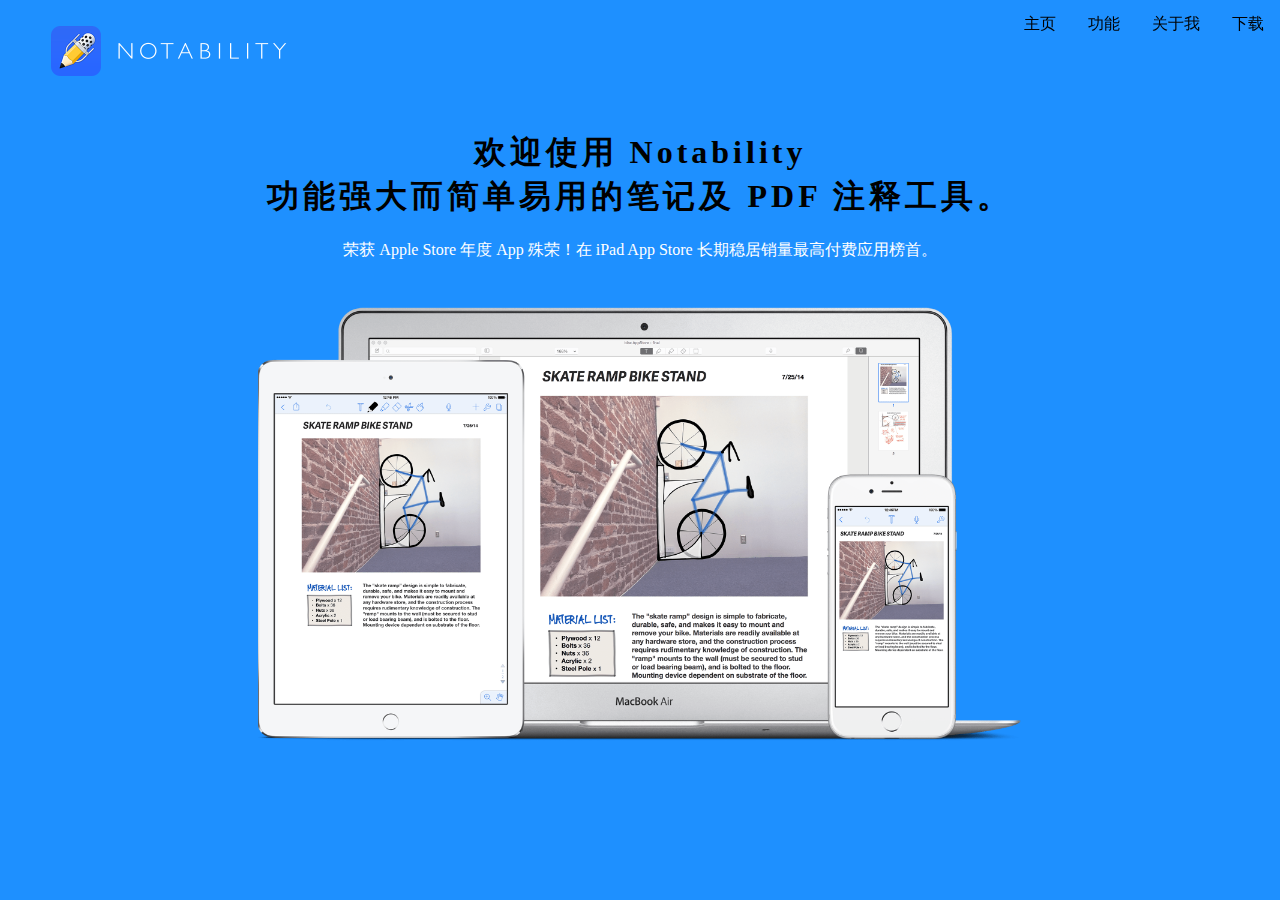
<file: index.html>
<!DOCTYPE html>
<html>
<head>
<link rel="stylesheet" href="index.css">
</head>
<body>
  
  <ul>
    <li><a href="https://apps.apple.com/cn/app/notability/id360593530?mt=8&ign-mpt=uo%3D4" target="_blank">下载</a></li>
    <li><a href="about.html" target="_blank">关于我</a></li>
    <li><a href="feature.html" target="_blank">功能</a></li>
    <li><a href="index.html" target="_blank">主页</a></li>
  </ul>

  <body bgcolor="dodgerblue">
  <div class="homepage">
    <a href="index.html"><img src="./images/logo-white.png" width="252" height="52"/>
    </a>
  </div>

  <h1>欢迎使用 Notability<br/>功能强大而简单易用的笔记及 PDF 注释工具。</h1>

  <p>荣获 Apple Store 年度 App 殊荣！在 iPad App Store 长期稳居销量最高付费应用榜首。</p>
  
  <p><img src="./images/homepage.png" width="765" height="495"/></p>

 
</body>
</html>
</file>
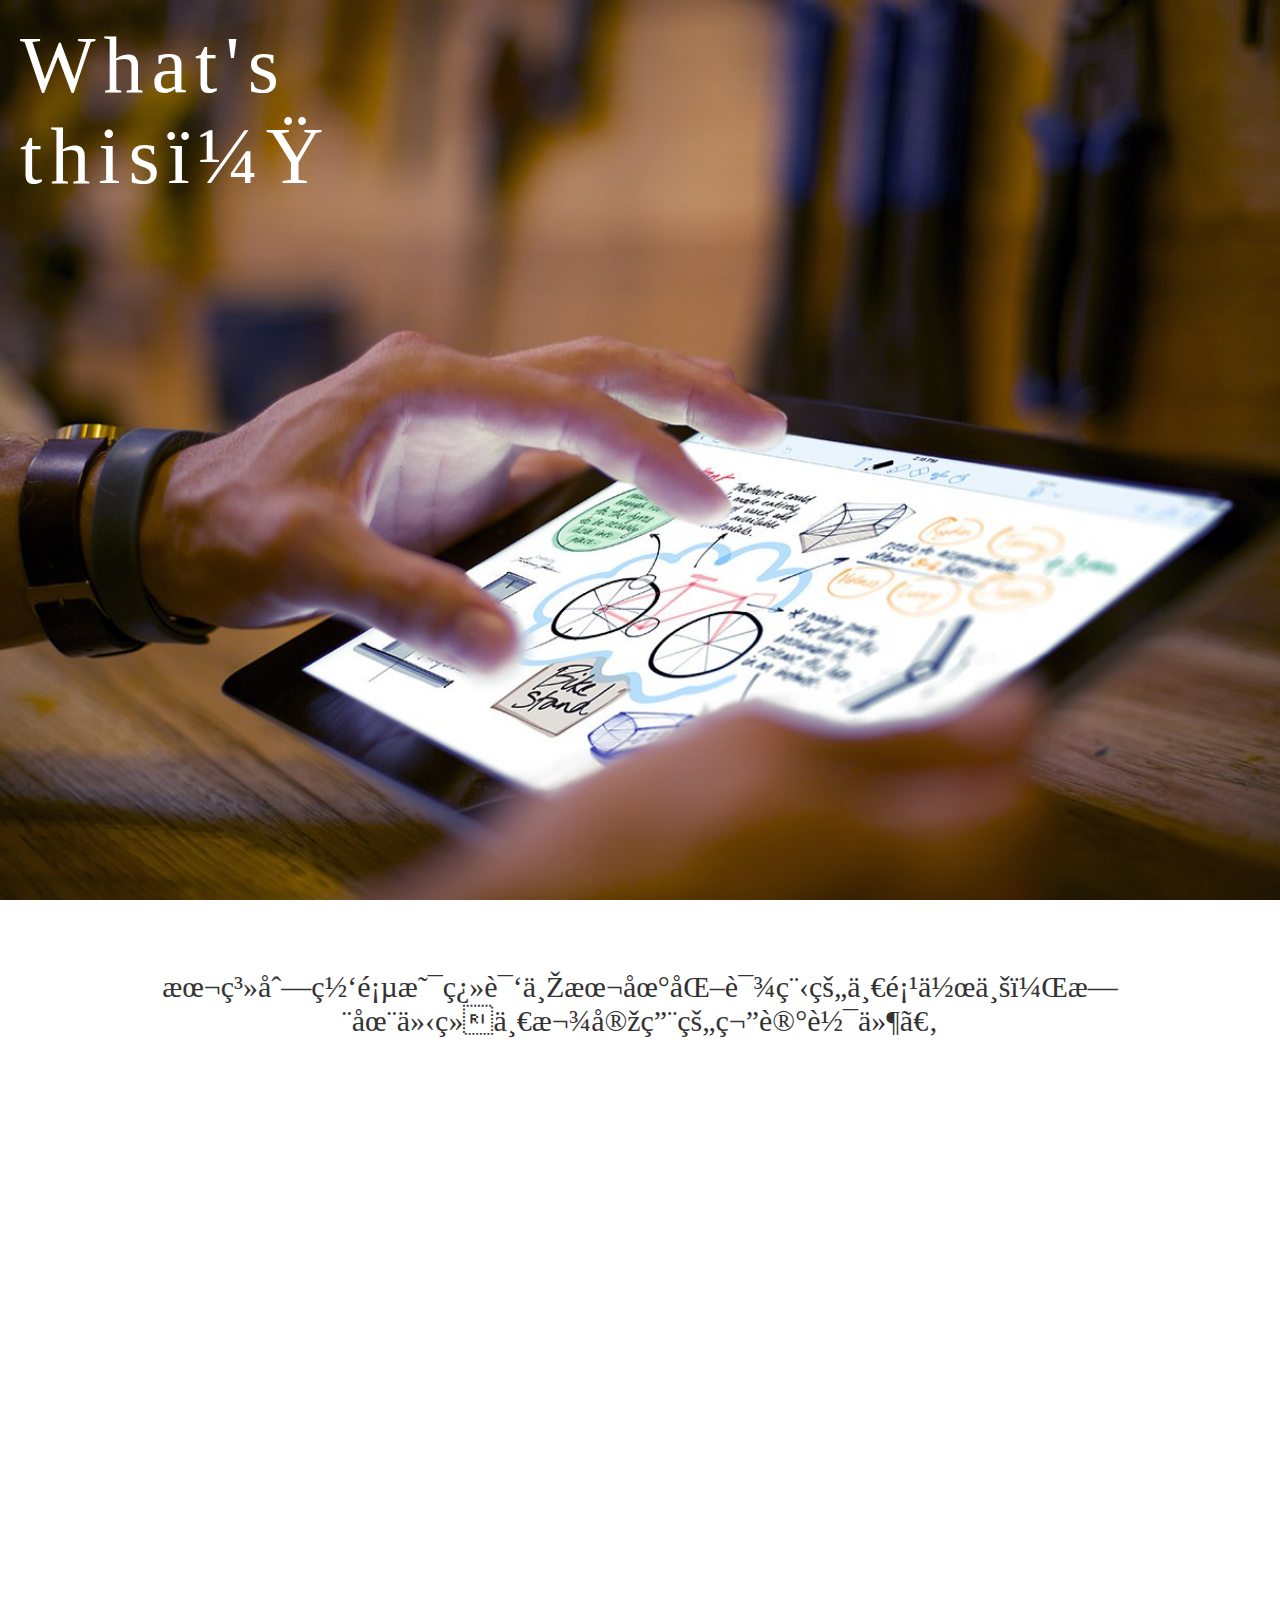
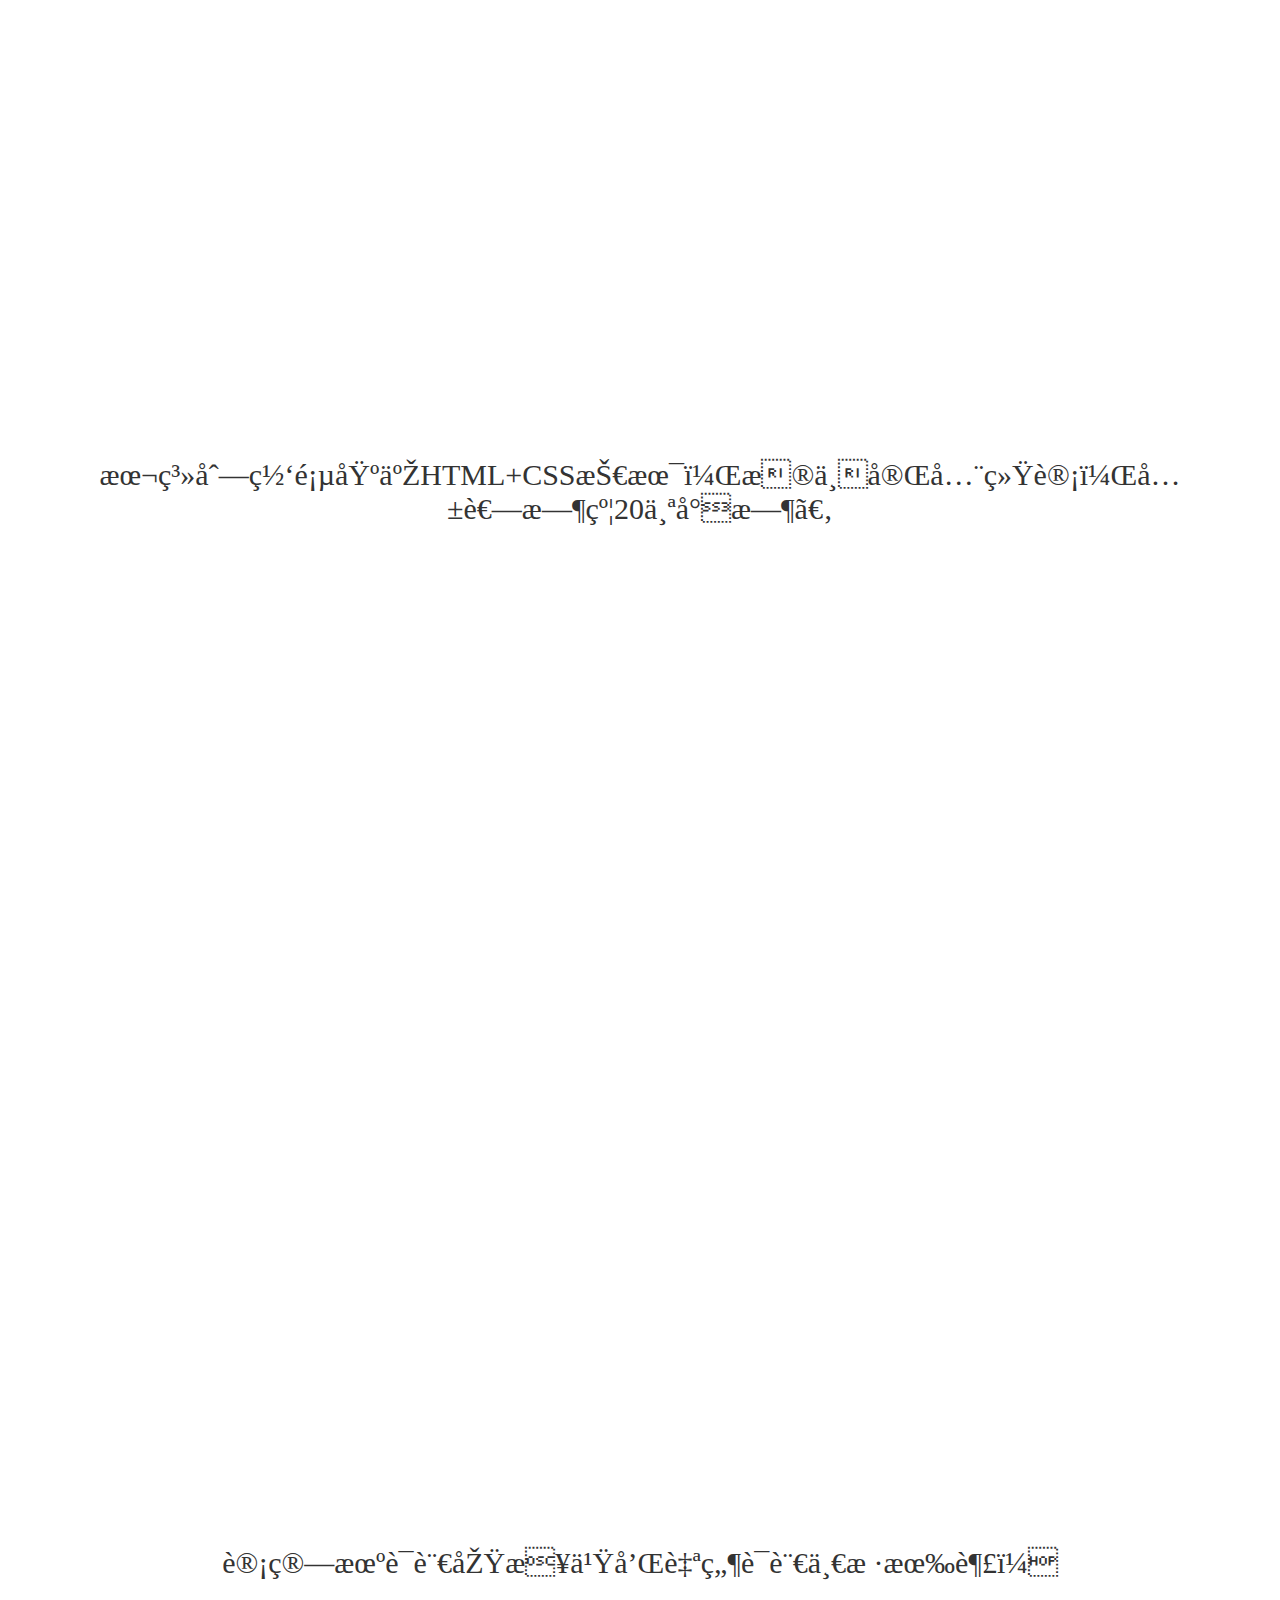
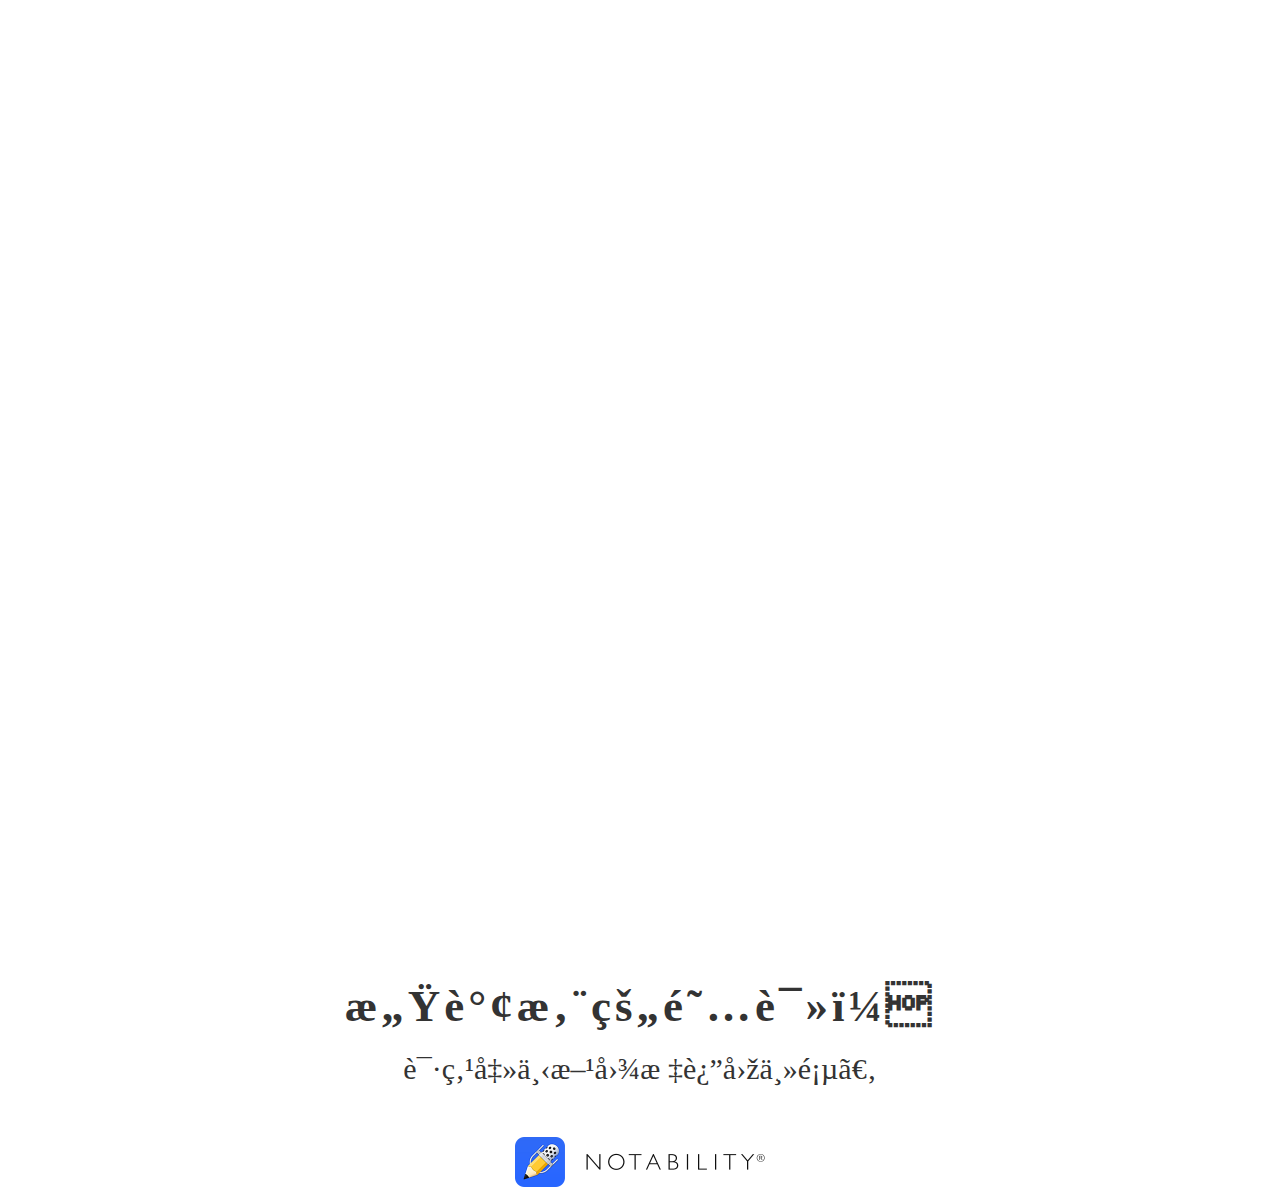
<file: about.html>
<!DOCTYPE html>
<html lang="en">
<head>
        <mata charset="UTF-8">
        <meta name="viewport"
        content="width=device-width,
        initial-scale=1.0">
        
        <meta http-equiv="X-UA-Compatible"
        content="ie=edge">
         <title>About these pages</title>
         <link rel="stylesheet" href="./about.css">
         
 </head>

 <body>
        <div class="pimg1">
            <div class="box">
                <span>What's this？</span>
            </div>
        </div>

<section class="section">
    <p style="text-align: center">
       本系列网页是翻译与本地化课程的一项作业，旨在介绍一款实用的笔记软件。
        </p>
</section>

<div class="pimg2">
    <div class="box">
        <span>Story behind the scene</span>
    </div>
</div>
<section class="section">
<p>本系列网页基于HTML+CSS技术，据不完全统计，共耗时约20个小时。</p>
</section>
     
<div class="pimg3">
    <div class="box">
        <span>Some comments</span>
    </div>
</div>
<section class="section">
<p>计算机语言原来也和自然语言一样有趣！</p>
</section>


<div class="pimg4">
    <div class="box">
        <span>One more thing...</span>
    </div>
</div>
<section class="section">
<h2>感谢您的阅读！</h2>
<p>请点击下方图标返回主页。</p>
</section>

<div class="homepage"; align="center">
    <a href="index.html"><img src="./images/logo-dark.png" width="252" height="52"/>
    </a>
  </div>

</body>
</html>
</file>
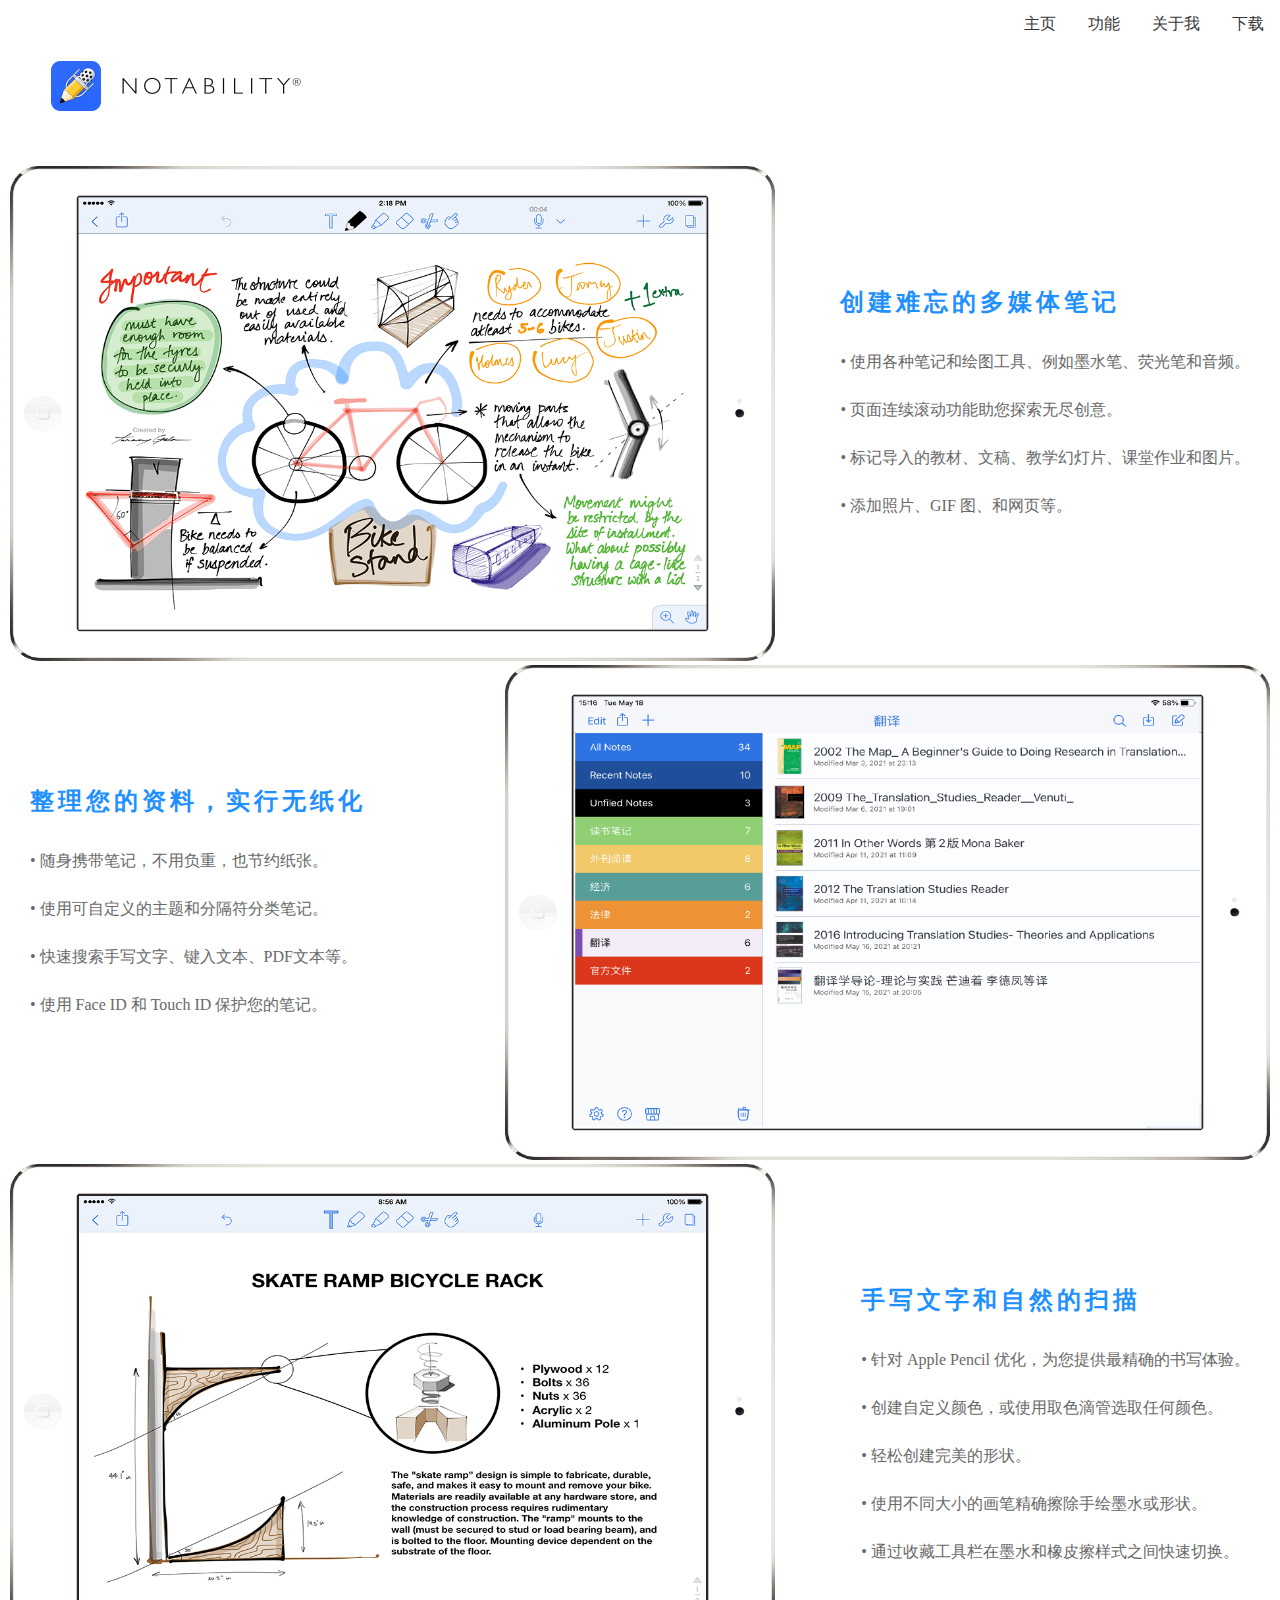
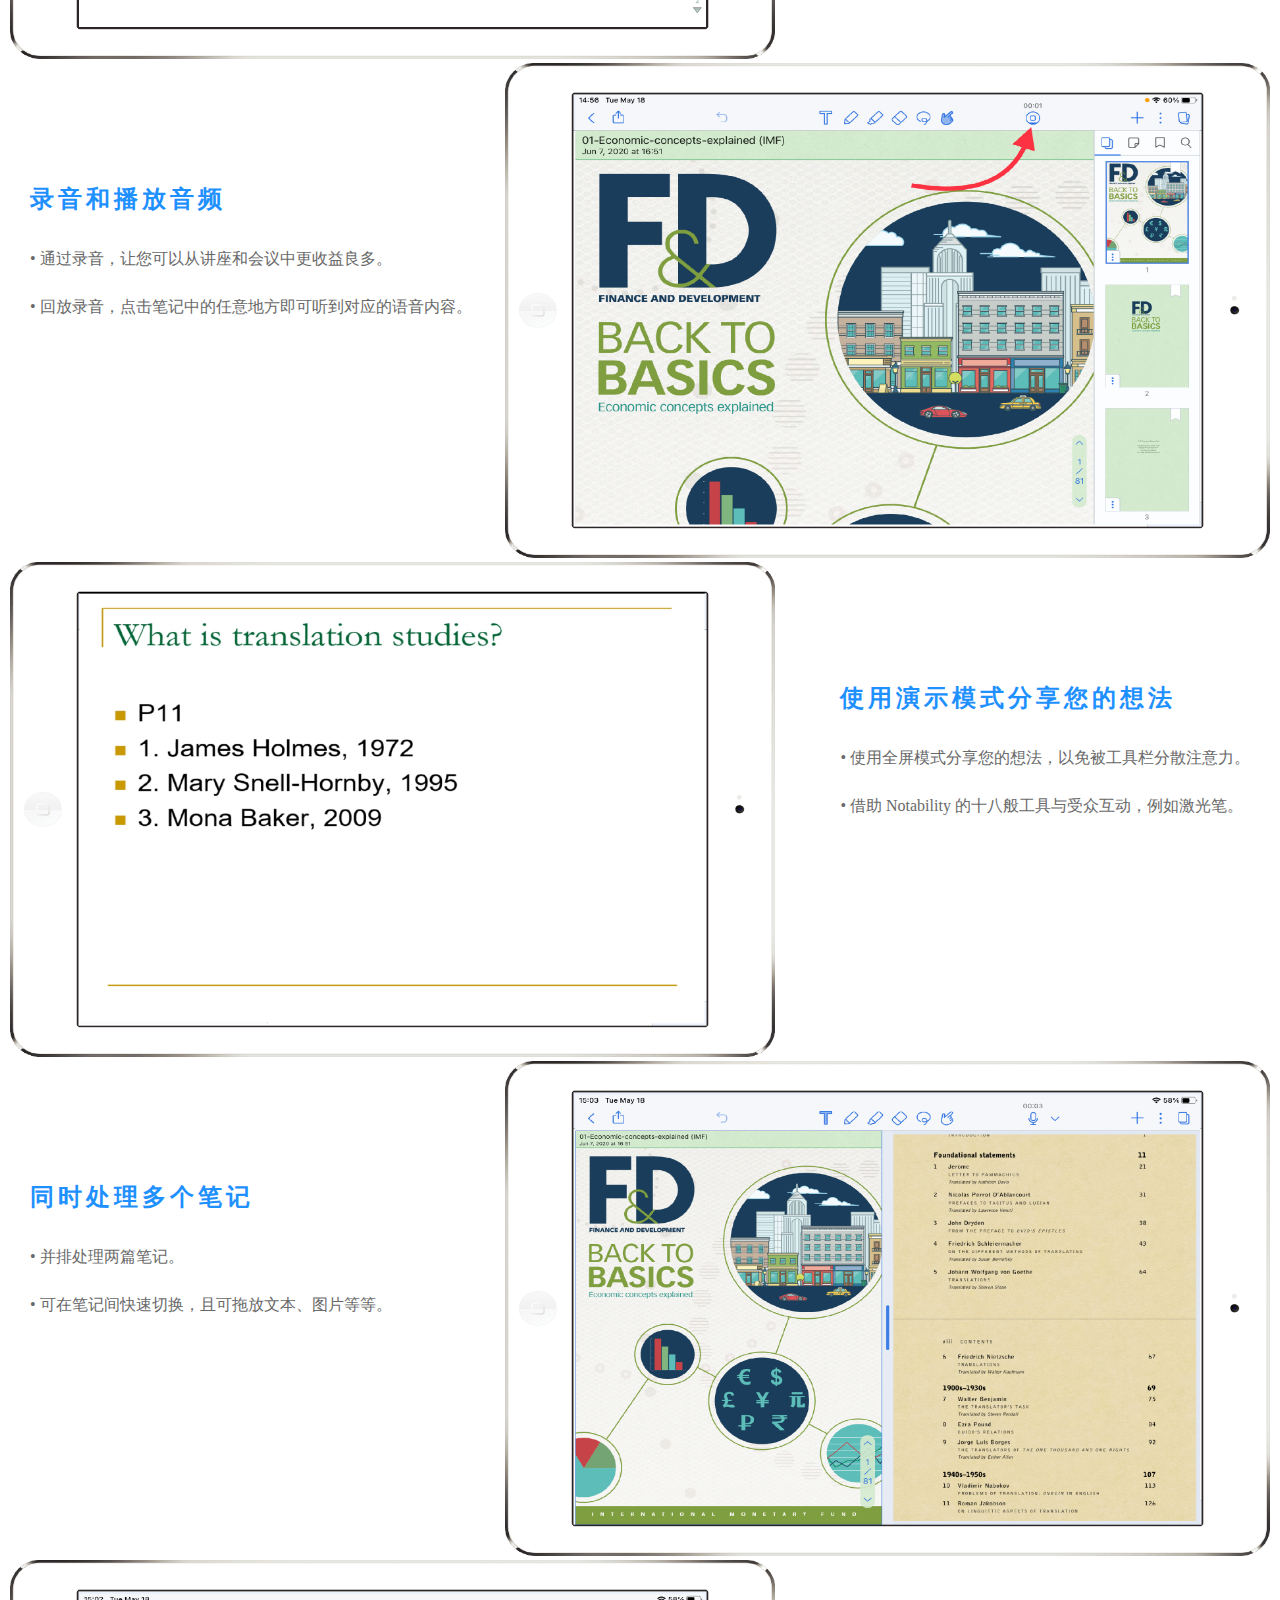
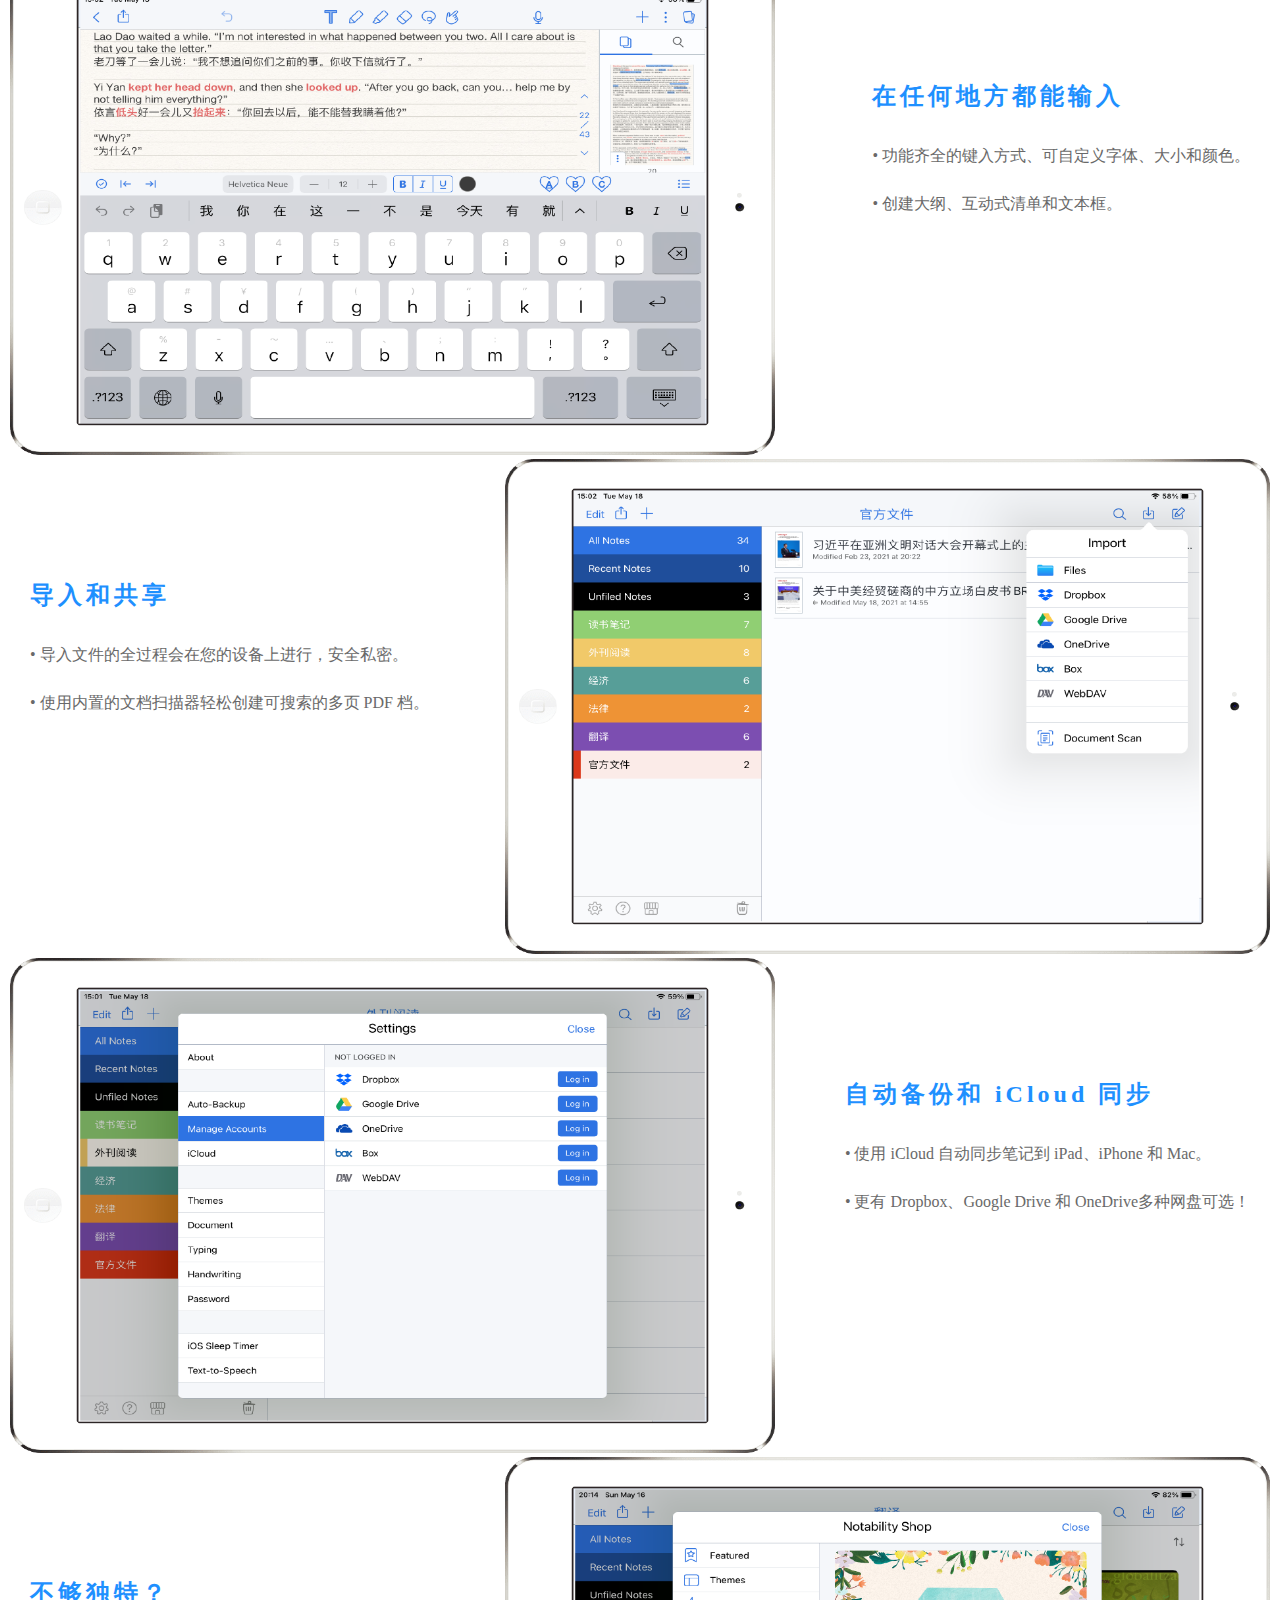
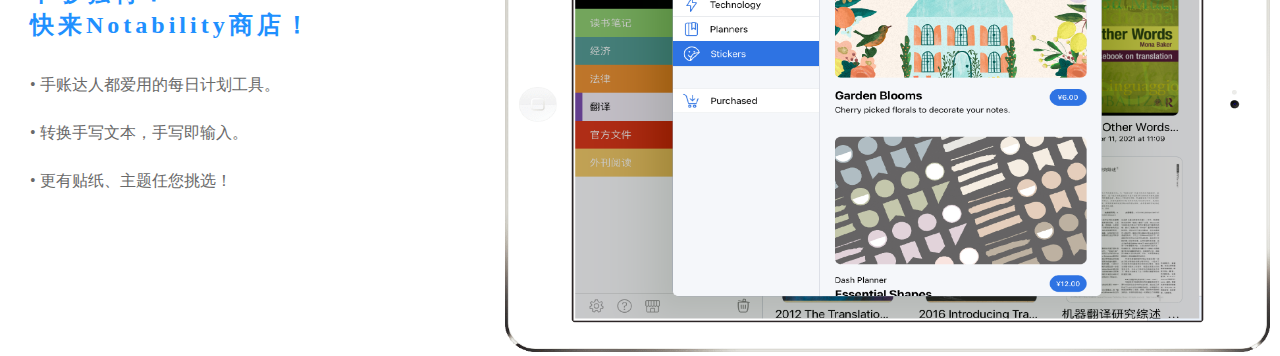
<file: feature.html>
<!DOCTYPE html>
<html>
<head>
  <meta http-equiv="X-UA-Compatible"
  content="ie=edge">
   <title>About these pages</title>
<link rel="stylesheet" href="feature.css">
</head>
<body>

   <ul>
      <li><a href="https://apps.apple.com/cn/app/notability/id360593530?mt=8&ign-mpt=uo%3D4" target="_blank">下载</a></li>
      <li><a href="about.html" target="_blank">关于我</a></li>
      <li><a href="feature.html" target="_blank">功能</a></li>
      <li><a href="index.html" target="_blank">主页</a></li>
    </ul>

    <div class="homepage">
      <a href="index.html"><img src="./images/logo-dark.png" width="252" height="52"/> </a>
    </div>

  <div class="feature1"><img src="./images/screenshot1.png" width="765" height="495"/></div>

  <div class="feature11">
    <h2>创建难忘的多媒体笔记</h2>
    <p>• 使用各种笔记和绘图工具、例如墨水笔、荧光笔和音频。<br/>
       • 页面连续滚动功能助您探索无尽创意。<br/>
       • 标记导入的教材、文稿、教学幻灯片、课堂作业和图片。<br/>
       • 添加照片、GIF 图、和网页等。</p>
       </div>
  
   <div class="feature2"><img src="./images/screenshot2.png" width="765" height="495"/></div>
   <div class="feature22">
     <h2>整理您的资料，实行无纸化</h2>
     <p>• 随身携带笔记，不用负重，也节约纸张。<br/>
        • 使用可自定义的主题和分隔符分类笔记。<br/>
        • 快速搜索手写文字、键入文本、PDF文本等。<br/>
        • 使用 Face ID 和 Touch ID 保护您的笔记。</p>
   </div>

   <div class="feature3"><img src="./images/screenshot3.png" width="765" height="495"/></div>
   <div class="feature33">
     <h2>手写文字和自然的扫描</h2>
     <p>• 针对 Apple Pencil 优化，为您提供最精确的书写体验。<br/>
        • 创建自定义颜色，或使用取色滴管选取任何颜色。<br/>
        • 轻松创建完美的形状。<br/>
        • 使用不同大小的画笔精确擦除手绘墨水或形状。<br/>
        • 通过收藏工具栏在墨水和橡皮擦样式之间快速切换。</p>
   </div>

   <div class="feature4"><img src="./images/screenshot4.png" width="765" height="495"/></div>
   <div class="feature44">
     <h2>录音和播放音频</h2>
     <p>• 通过录音，让您可以从讲座和会议中更收益良多。<br/>
        • 回放录音，点击笔记中的任意地方即可听到对应的语音内容。</p>
   </div>

   <div class="feature5"><img src="./images/screenshot5.png" width="765" height="495"/></div>
   <div class="feature55">
     <h2>使用演示模式分享您的想法</h2>
     <p>• 使用全屏模式分享您的想法，以免被工具栏分散注意力。<br/>
        • 借助 Notability 的十八般工具与受众互动，例如激光笔。</p>
   </div>

   <div class="feature6"><img src="./images/screenshot6.png" width="765" height="495"/></div>
   <div class="feature66">
     <h2>同时处理多个笔记</h2>
     <p>• 并排处理两篇笔记。<br/>
        • 可在笔记间快速切换，且可拖放文本、图片等等。</p>
   </div>

   <div class="feature7"><img src="./images/screenshot7.png" width="765" height="495"/></div>
   <div class="feature77">
     <h2>在任何地方都能输入</h2>
     <p>• 功能齐全的键入方式、可自定义字体、大小和颜色。<br/>
        • 创建大纲、互动式清单和文本框。</p>
   </div>

   <div class="feature8"><img src="./images/screenshot8.png" width="765" height="495"/></div>
   <div class="feature88">
     <h2>导入和共享</h2>
     <p>• 导入文件的全过程会在您的设备上进行，安全私密。<br/>
        • 使用内置的文档扫描器轻松创建可搜索的多页 PDF 档。</p>
   </div>

   <div class="feature9"><img src="./images/screenshot9.png" width="765" height="495"/></div>
   <div class="feature99">
     <h2>自动备份和 iCloud 同步</h2>
     <p>• 使用 iCloud 自动同步笔记到 iPad、iPhone 和 Mac。<br/>
        • 更有 Dropbox、Google Drive 和 OneDrive多种网盘可选！</p>
   </div>

   <div class="feature10"><img src="./images/screenshot10.png" width="765" height="495"/></div>
   <div class="feature1010">
     <h2>不够独特？<br/>快来Notability商店！</h2>
     <p>• 手账达人都爱用的每日计划工具。<br/>
        • 转换手写文本，手写即输入。<br/>
        • 更有贴纸、主题任您挑选！</p>
   </div>

</body>
</html>
</file>
<file: index.css>
body {margin:0;}

/* 设置标题格式 */
h1 {
  color:black;
  text-align: center;
  letter-spacing: 4px;
}

/* 设置段落格式 */
p {
  color:white;
  text-align: center;
}

/* 设置logo格式 */
div.homepage{
margin: 25px 50px 50px;
max-width: 500px;
}

/* 设置导航栏格式 */
ul {
  list-style-type: none;
  margin: 0;
  padding: 0;
  overflow: hidden;
  position: fixed;
  top: 0;
  width: 100%;
}

li {
  float: right;
}

li a {
  display: block;
  color:black;
  text-align: center;
  padding: 14px 16px;
  text-decoration: none;
}

li a:hover:not(.active) {
  background-color:#fff;
}

.active {
  background-color: #4CAF50;
}
</file>
<file: about.css>
*{
    margin:0;
    padding:0;
}

/* 设置标题格式 */
h2 {
    letter-spacing: 4px;
  }

/* 设置图片格式 */
img{
    display:block;
}

body,html{
height:100%;
color: #333;
}

.pimg1,.pimg2,.pimg3,.pimg4{
    background-repeat: no-repeat;
    position: relative;
    background-position: center;
background-size: cover;
background-attachment: fixed;
}

.pimg1{
    min-height: 100%;
    background-image: url('./images/1.jpg');
}

.pimg2{
    min-height: 100%;
    background-image: url('./images/2.jpg');
}

.pimg3{
    min-height: 100%;
    background-image: url('./images/3.jpg');
}

.pimg4{
    min-height: 100%;
    background-image: url('./images/4.jpg');
}

.section{
    padding: 50px 80px;
    text-align: center;
    font-size: 30px;
}

.section p{
    margin-top: 20px;
}

/* 设置图片上字体格式 */
.box{
position: absolute;
color:#fff;
padding: 20px;
letter-spacing: 8px;
transition: all .5s;
font-size: 80px;
margin:0 auto; 
width:200px; 
height:200px; 
}
.box:hover{
    opacity: 1;
}

/* 媒体查询 */
@media(max-width:600px){
.pimg1,.pimg2,.pimg3,.pimg4{
    background-attachment: scroll;
}
}
</file>
<file: feature.css>
body {margin:0;}

/* 设置标题格式 */
h2 {
  letter-spacing: 4px;
  color:dodgerblue;
}

/* 设置段落格式 */
p {
  line-height: 3;
  color:dimgray;
}

/* 设置logo格式 */
div.homepage{
  margin: 25px 50px 50px;
  max-width: 500px;
  margin-top: 60px;
  }

  /* 设置导航栏格式 */
  ul {
  list-style-type: none;
  margin: 0;
  padding: 0;
  overflow: hidden;
  position: fixed;
  top: 0;
  width: 100%;
  background-color: white;
  opacity: 0.8;
}

li {
  float: right;
}

li a {
  display: block;
  color: black;
  text-align: center;
  padding: 14px 16px;
  text-decoration: none;
}

li a:hover:not(.active) {
  background-color:dodgerblue;
}

.active {
  background-color: #4CAF50;
}

/* 设置图片及文字格式 */
div.feature1{
  float: left;
  margin-left: 10px;
}

div.feature11{
  float: right;
  margin-top: 100px;
  margin-right: 30px;
}

div.feature2{
  float: right;
  margin-right: 10px;
}

div.feature22{
  float: left;
  margin-top: 100px;
  margin-left: 30px;
}

div.feature3{
  float: left;
  margin-left: 10px;
}

div.feature33{
  float: right;
  margin-top: 100px;
  margin-right: 30px;
}

div.feature4{
  float: right;
  margin-right: 10px;
}

div.feature44{
  float: left;
  margin-top: 100px;
  margin-left: 30px;
}

div.feature5{
  float: left;
  margin-left: 10px;
}

div.feature55{
  float: right;
  margin-top: 100px;
  margin-right: 30px;
}

div.feature6{
  float: right;
  margin-right: 10px;
}

div.feature66{
  float: left;
  margin-top: 100px;
  margin-left: 30px;
}

div.feature7{
  float: left;
  margin-left: 10px;
}

div.feature77{
  float: right;
  margin-top: 100px;
  margin-right: 30px;
}

div.feature8{
  float: right;
  margin-right: 10px;
}

div.feature88{
  float: left;
  margin-top: 100px;
  margin-left: 30px;
}

div.feature9{
  float: left;
  margin-left: 10px;
}

div.feature99{
  float: right;
  margin-top: 100px;
  margin-right: 30px;
}

div.feature10{
  float: right;
  margin-right: 10px;
}

div.feature1010{
  float: left;
  margin-top: 100px;
  margin-left: 30px;
}
</file>
